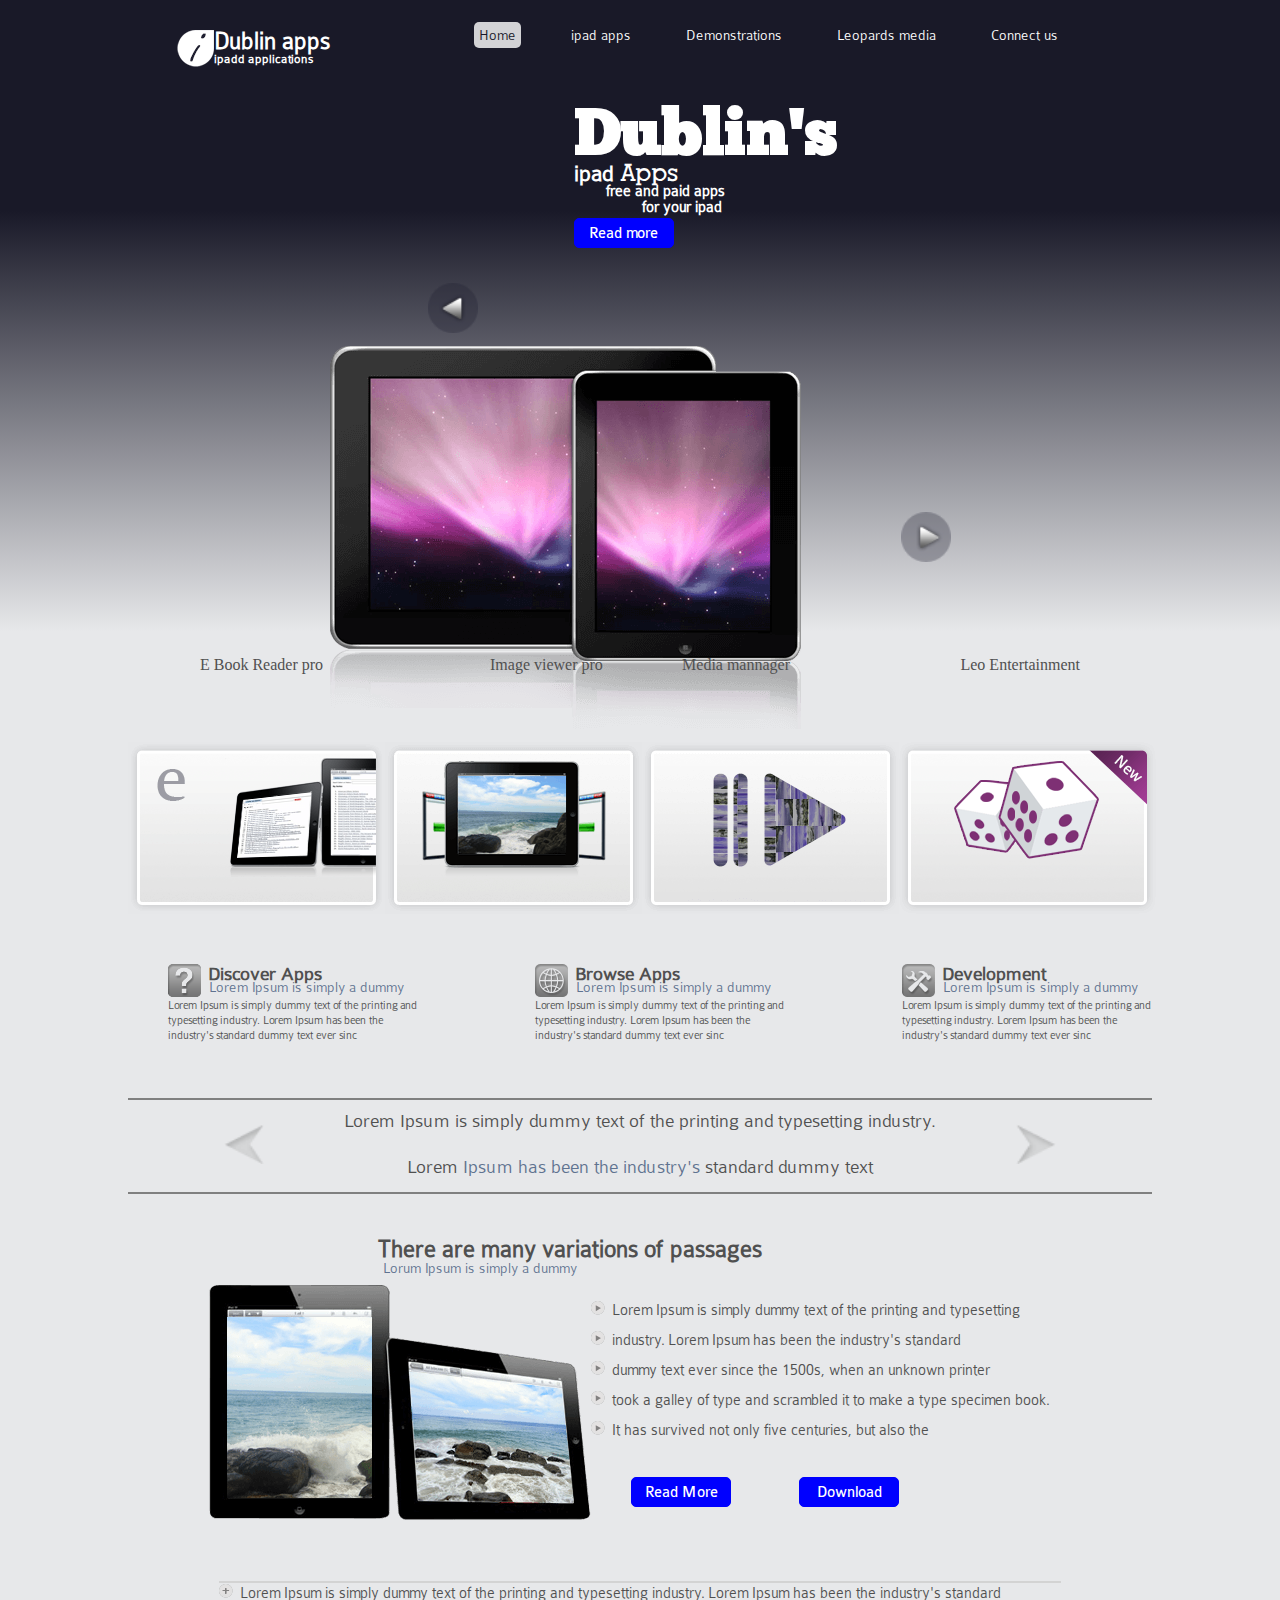
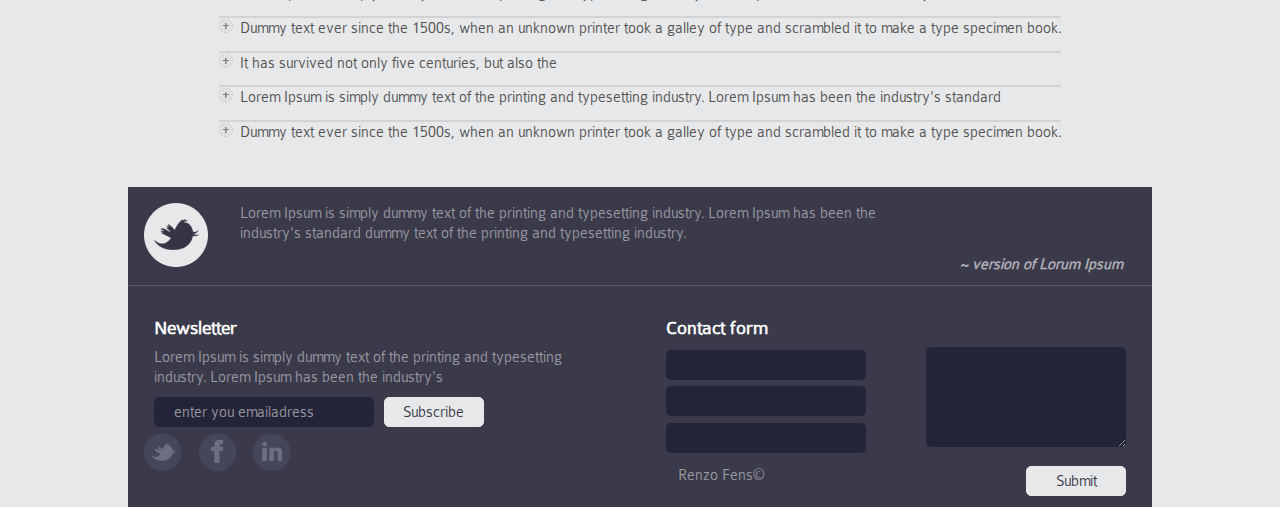
<file: index.html>
<!doctype html>
<html class="no-js" lang="en">
    <head>
        <meta charset="utf-8">
        <title>Dublin Apps</title>
        <meta name="dublin" content="dublin">
        


        <link rel="stylesheet" href="css/normalize.css">
        <link rel="stylesheet" href="css/main.css">
        
    </head>
    <body>
        

        <div class="container">
            <header>
            <div class="logo">
                <img src="img/logo.png" alt="">
                <h1>Dublin apps</h1>
                <h2>ipadd applications</h2>
            </div>
                <div class="list-group">
                    <a href="index.html" class="list-group-item-active"> Home</a>
                    <a href="products.html" class="list-group-item">ipad apps</a>
                    <a href="404.html" class="list-group-item">Demonstrations</a>
                    <a href="404.html" class="list-group-item">Leopards media</a>
                    <a href="404.html" class="list-group-item">Connect us</a>
                </div>
            </header>
            <div class="slider">
                <img id="arrow-left" src="img/arrow2.png" alt="">
                <div class="padding">
                    
                            <h1 id="dublin">Dublin's</h1>
                            <h2>ipad <b>Apps</b></h2>
                            <h3>free and paid apps</h3>
                            <h3 id="for">for your ipad</h3>
                            <form action="404.html">
                                <input type="submit" value="Read more">
                            </form>
                        </div>
                        <div>
                            <img id="ipad" src="img/iPad.png" alt="">
                            <img id="arrow" src="img/arrow.png" alt="">
                        </div>
                    
                
            </div>

            <div class="boxes">
                <img src="img/box1.png" alt="">
                <p id="text">E Book Reader pro</p>
                <img src="img/box2.png" alt="">
                <p id="text2">Image viewer pro</p>
                <img src="img/box3.png" alt="">
                <p id="text3">Media mannager</p>
                <img src="img/box4.png" alt="">
                <p id="text4">Leo Entertainment</p>
            </div>

            <div class="category">
                <div class="discover"> 
                    <img src="img/discover_icon.png" alt="">
                    <h1>Discover Apps</h1>
                    <sub>Lorem Ipsum is simply a dummy</sub>
                    <p>Lorem Ipsum is simply dummy text of the printing and typesetting industry. Lorem Ipsum has been the industry's standard dummy text ever sinc</p>
                </div>
                <div class="browse">
                    <img src="img/browse_icon.png" alt="">
                    <h1>Browse Apps</h1>
                    <sub>Lorem Ipsum is simply a dummy</sub>
                    <p>Lorem Ipsum is simply dummy text of the printing and typesetting industry. Lorem Ipsum has been the industry's standard dummy text ever sinc</p>
                </div>
                <div class="development">
                    <img src="img/dec_icon.png" alt="">
                    <h1>Development</h1>
                    <sub>Lorem Ipsum is simply a dummy</sub>
                    <p>Lorem Ipsum is simply dummy text of the printing and typesetting industry. Lorem Ipsum has been the industry's standard dummy text ever sinc</p>
                </div>
            </div>

            <div class="news">
            <img src="img/news-arrowleft.png" alt="">
                <div class="text">
                    <p>Lorem Ipsum is simply dummy text of the printing and typesetting industry.</p>
                    <p>Lorem <b>Ipsum has been the industry's</b> standard dummy text</p>
                </div>
            <img src="img/news-arrowright.png" alt="">
            </div>

            <div class="products">
                <h1>There are many variations of passages</h1>
                <sub>Lorum Ipsum is simply a dummy</sub>
                <div class="middle">
                    <img src="img/iPad2.png" alt="">
                    <ul>
                        <li>Lorem Ipsum is simply dummy text of the printing and typesetting</li>
                        <li>industry. Lorem Ipsum has been the industry's standard</li> 
                        <li>dummy text ever since the 1500s, when an unknown printer</li>
                        <li>took a galley of type and scrambled it to make a type specimen book.</li>
                        <li>It has survived not only five centuries, but also the</li>
                    </ul>
                    <form action="404.html">
                        <input type="submit" value="Download" >
                        <input type="submit" value="Read More">
                    </form>
                </div>
            </div>
            <div class="information">
                <ul>
                    <li>Lorem Ipsum is simply dummy text of the printing and typesetting industry. Lorem Ipsum has been the industry's standard</li>
                    <li>Dummy text ever since the 1500s, when an unknown printer took a galley of type and scrambled it to make a type specimen book.</li>
                    <li>It has survived not only five centuries, but also the</li>
                    <li>Lorem Ipsum is simply dummy text of the printing and typesetting industry. Lorem Ipsum has been the industry's standard</li> 
                    <li>Dummy text ever since the 1500s, when an unknown printer took a galley of type and scrambled it to make a type specimen book.</li>
                </ul>
            </div>

            <footer>
               
                <div class="twitter">
                    <img src="img/TwitterLogo.png" alt="">
                    <p>Lorem Ipsum is simply dummy text of the printing and typesetting industry. Lorem Ipsum has been the industry's standard dummy text of the printing and typesetting industry.</p>
                    <b><i>~ version of Lorum Ipsum</i></b>
                </div>
                <div class="footer_bottom">
                    <div class="newsletter">
                        <h1>Newsletter</h1>
                        Lorem Ipsum is simply dummy text of the printing and typesetting industry. Lorem Ipsum has been the industry's
                        <form>
                        <input type="text" value="enter you emailadress">
                        </form>
                        <button>Subscribe</button>
                    </div>
                    <div class="contact">
                        <h1>Contact form</h1>
                        <form>
                            <textarea></textarea>
                            <input type="text" name="fname">
                            <input type="text" name="lname">
                            <input type="text" name="place">
                        </form>
                        <button>Submit</button>
                    </div>
                </div>
                <div class="social">
                    <img src="img/twitterFooter.png" alt="">
                    <img src="img/facebookFooter.png" alt="">
                    <img src="img/intelFooter.png" alt="">
                    <p id="design"> Renzo Fens&copy;</p>
                </div>
            </footer>
        </div>
       
        
    </body>
</html>
</file>
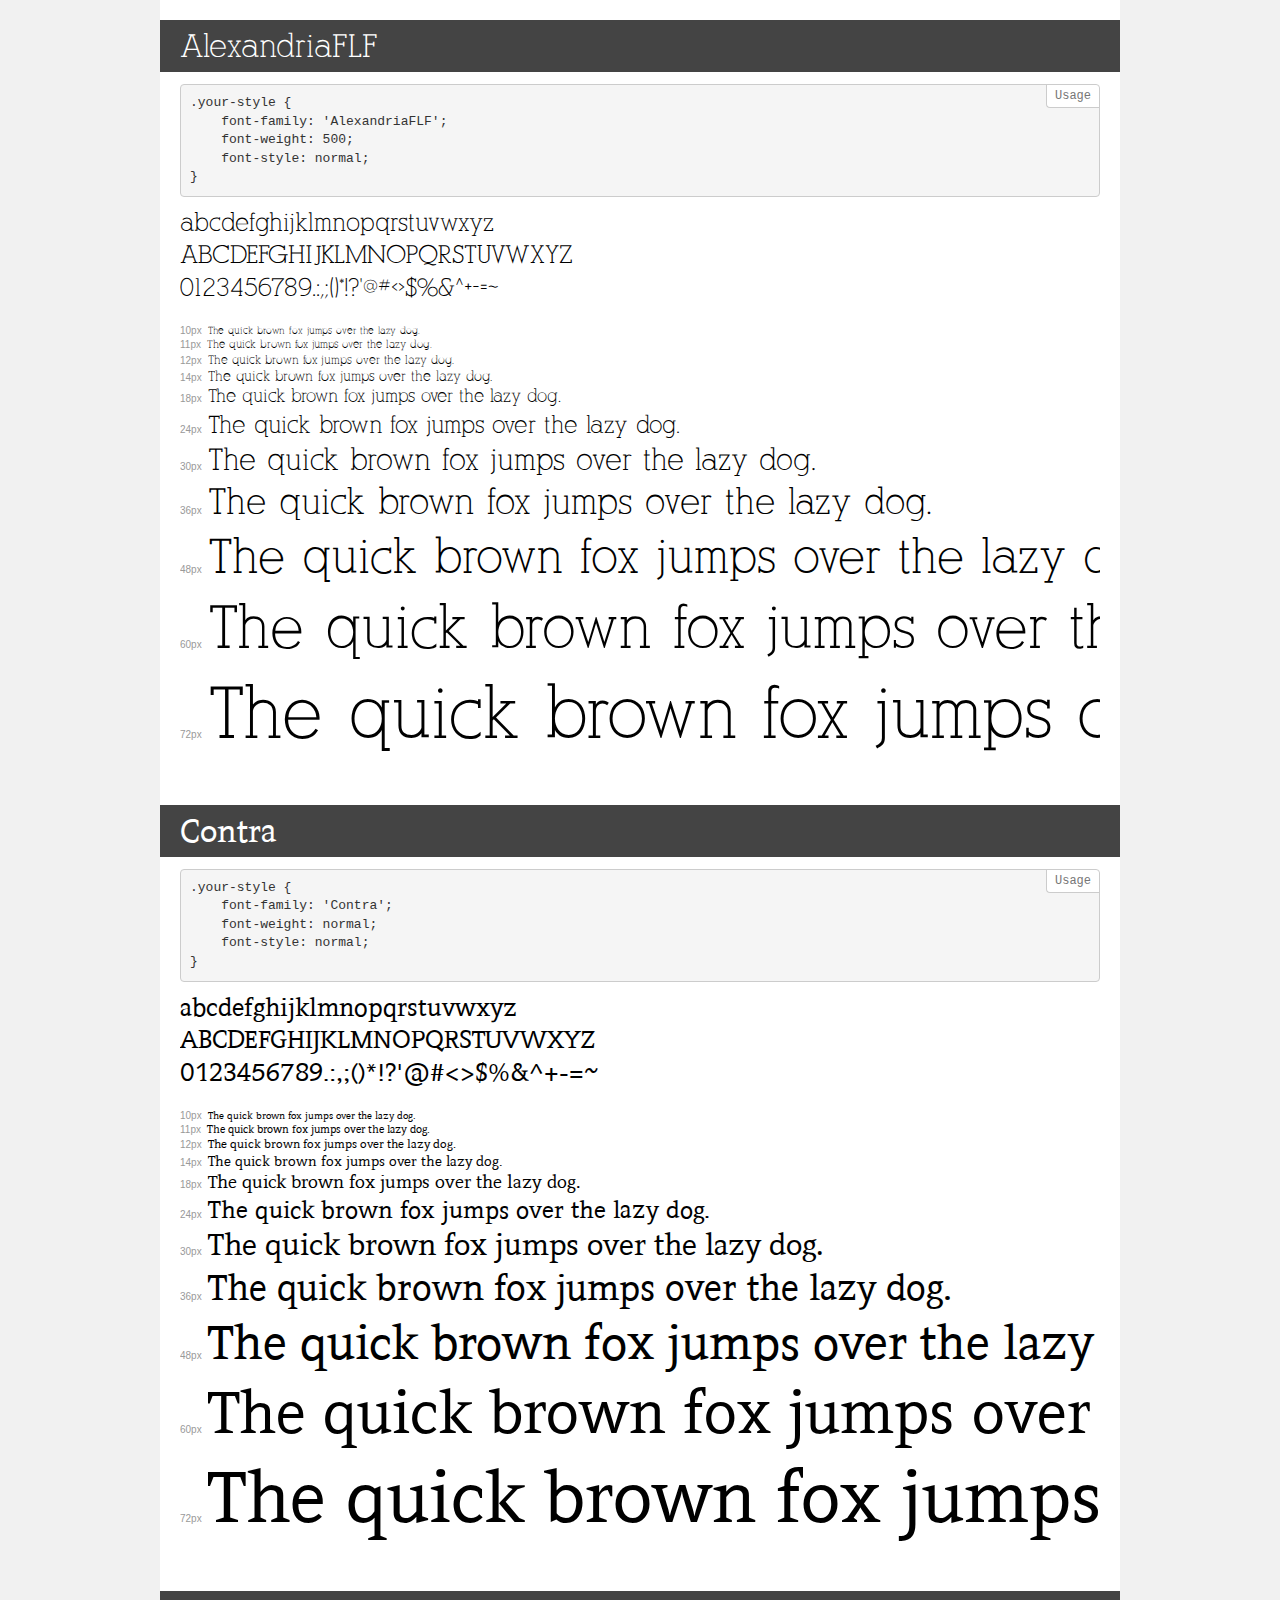
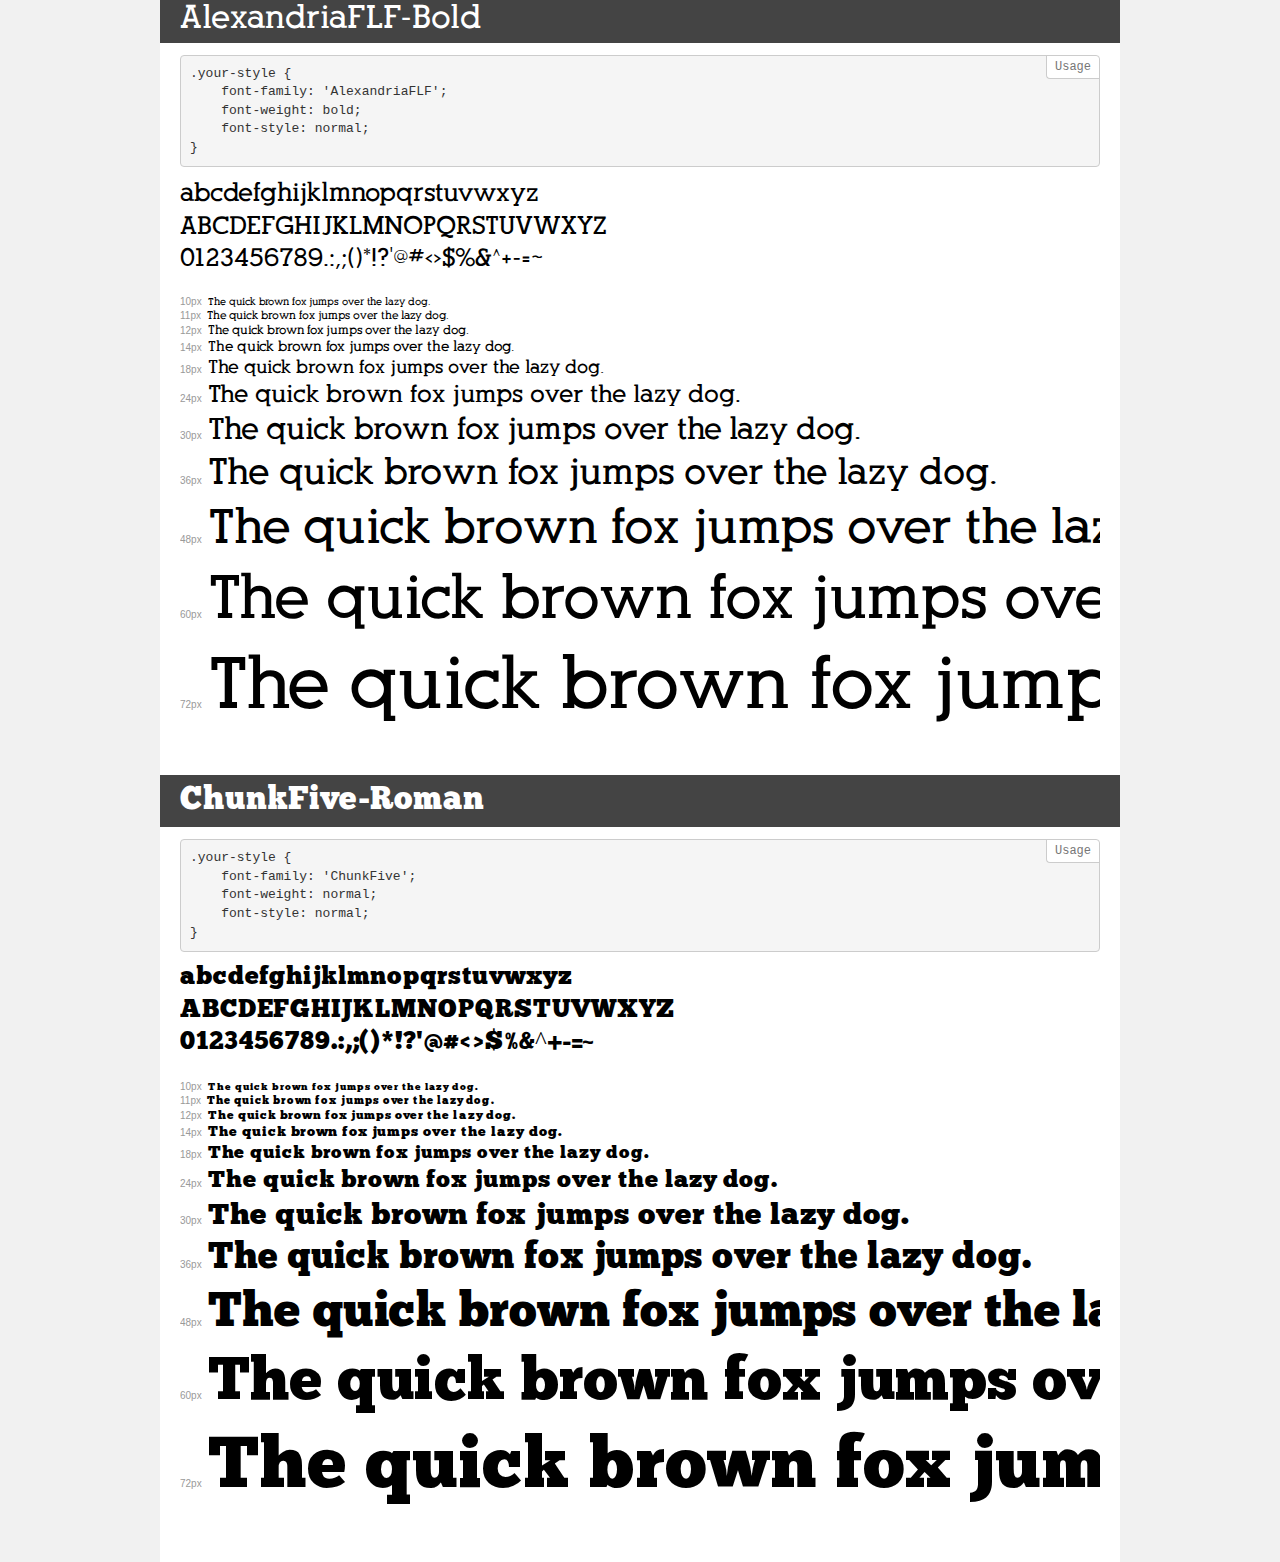
<file: fonts/demo.html>
<!DOCTYPE html>
<html>
<head>
	<meta charset="utf-8">
	<title>Transfonter demo</title>
	<link href="stylesheet.css" rel="stylesheet">
	<style>
		/*
		http://meyerweb.com/eric/tools/css/reset/
		v2.0 | 20110126
		License: none (public domain)
		*/
		html, body, div, span, applet, object, iframe,
		h1, h2, h3, h4, h5, h6, p, blockquote, pre,
		a, abbr, acronym, address, big, cite, code,
		del, dfn, em, img, ins, kbd, q, s, samp,
		small, strike, strong, sub, sup, tt, var,
		b, u, i, center,
		dl, dt, dd, ol, ul, li,
		fieldset, form, label, legend,
		table, caption, tbody, tfoot, thead, tr, th, td,
		article, aside, canvas, details, embed,
		figure, figcaption, footer, header, hgroup,
		menu, nav, output, ruby, section, summary,
		time, mark, audio, video {
			margin: 0;
			padding: 0;
			border: 0;
			font-size: 100%;
			font: inherit;
			vertical-align: baseline;
		}
		/* HTML5 display-role reset for older browsers */
		article, aside, details, figcaption, figure,
		footer, header, hgroup, menu, nav, section {
			display: block;
		}
		body {
			line-height: 1;
		}
		ol, ul {
			list-style: none;
		}
		blockquote, q {
			quotes: none;
		}
		blockquote:before, blockquote:after,
		q:before, q:after {
			content: '';
			content: none;
		}
		table {
			border-collapse: collapse;
			border-spacing: 0;
		}
		/* common styles */
		body {
			background: #f1f1f1;
			color: #000;
		}
		.page {
			background: #fff;
			width: 920px;
			margin: 0 auto;
			padding: 20px 20px 0 20px;
			overflow: hidden;
		}
		.font-container {
			overflow-x: auto;
			overflow-y: hidden;
			margin-bottom: 40px;
			line-height: 1.3;
			white-space: nowrap;
			padding-bottom: 5px;
		}
		h1 {
			position: relative;
			background: #444;
			font-size: 32px;
			color: #fff;
			padding: 10px 20px;
			margin: 0 -20px 12px -20px;
		}
		.letters {
			font-size: 25px;
			margin-bottom: 20px;
		}
		.s10:before {
			content: '10px';
		}
		.s11:before {
			content: '11px';
		}
		.s12:before {
			content: '12px';
		}
		.s14:before {
			content: '14px';
		}
		.s18:before {
			content: '18px';
		}
		.s24:before {
			content: '24px';
		}
		.s30:before {
			content: '30px';
		}
		.s36:before {
			content: '36px';
		}
		.s48:before {
			content: '48px';
		}
		.s60:before {
			content: '60px';
		}
		.s72:before {
			content: '72px';
		}
		.s10:before, .s11:before, .s12:before, .s14:before,
		.s18:before, .s24:before, .s30:before, .s36:before,
		.s48:before, .s60:before, .s72:before {
			font-family: Arial, sans-serif;
			font-size: 10px;
			font-weight: normal;
			font-style: normal;
			color: #999;
			padding-right: 6px;
		}
		pre {
			display: block;
			position: relative;
			padding: 9px;
			margin: 0 0 10px;
			font-family: Monaco, Menlo, Consolas, "Courier New", monospace;
			font-size: 13px;
			line-height: 1.428571429;
			color: #333;
			font-weight: normal !important;
			font-style: normal !important;
			background-color: #f5f5f5;
			border: 1px solid #ccc;
			overflow-x: auto;
			border-radius: 4px;
		}
		pre:after {
			display: block;
			position: absolute;
			right: 0;
			top: 0;
			content: 'Usage';
			line-height: 1;
			padding: 5px 8px;
			font-size: 12px;
			color: #767676;
			background-color: #fff;
			border: 1px solid #ccc;
			border-right: none;
			border-top: none;
			border-radius: 0 4px 0 4px;
			z-index: 10;
		}
		/* responsive */
		@media (max-width: 959px) {
			.page {
				width: auto;
				margin: 0;
			}
		}
		/* fonts demo styles */
		.demo-0 {
			font-family: 'AlexandriaFLF';
			font-weight: 500;
			font-style: normal;
		}
		.demo-1 {
			font-family: 'Contra';
			font-weight: normal;
			font-style: normal;
		}
		.demo-2 {
			font-family: 'AlexandriaFLF';
			font-weight: bold;
			font-style: normal;
		}
		.demo-3 {
			font-family: 'ChunkFive';
			font-weight: normal;
			font-style: normal;
		}
	</style>
</head>
<body>
<div class="page">
	<div class="demo-0">
		<h1>AlexandriaFLF</h1>
		<pre>.your-style {
    font-family: 'AlexandriaFLF';
    font-weight: 500;
    font-style: normal;
}</pre>
		<div class="font-container">
			<p class="letters">
				abcdefghijklmnopqrstuvwxyz <br />
				ABCDEFGHIJKLMNOPQRSTUVWXYZ <br />				0123456789.:,;()*!?'@#<>$%&^+-=~
			</p>
			<p class="s10" style="font-size: 10px;">The quick brown fox jumps over the lazy dog.</p>
			<p class="s11" style="font-size: 11px;">The quick brown fox jumps over the lazy dog.</p>
			<p class="s12" style="font-size: 12px;">The quick brown fox jumps over the lazy dog.</p>
			<p class="s14" style="font-size: 14px;">The quick brown fox jumps over the lazy dog.</p>
			<p class="s18" style="font-size: 18px;">The quick brown fox jumps over the lazy dog.</p>
			<p class="s24" style="font-size: 24px;">The quick brown fox jumps over the lazy dog.</p>
			<p class="s30" style="font-size: 30px;">The quick brown fox jumps over the lazy dog.</p>
			<p class="s36" style="font-size: 36px;">The quick brown fox jumps over the lazy dog.</p>
			<p class="s48" style="font-size: 48px;">The quick brown fox jumps over the lazy dog.</p>
			<p class="s60" style="font-size: 60px;">The quick brown fox jumps over the lazy dog.</p>
			<p class="s72" style="font-size: 72px;">The quick brown fox jumps over the lazy dog.</p>
		</div>
	</div>
	<div class="demo-1">
		<h1>Contra</h1>
		<pre>.your-style {
    font-family: 'Contra';
    font-weight: normal;
    font-style: normal;
}</pre>
		<div class="font-container">
			<p class="letters">
				abcdefghijklmnopqrstuvwxyz <br />
				ABCDEFGHIJKLMNOPQRSTUVWXYZ <br />				0123456789.:,;()*!?'@#<>$%&^+-=~
			</p>
			<p class="s10" style="font-size: 10px;">The quick brown fox jumps over the lazy dog.</p>
			<p class="s11" style="font-size: 11px;">The quick brown fox jumps over the lazy dog.</p>
			<p class="s12" style="font-size: 12px;">The quick brown fox jumps over the lazy dog.</p>
			<p class="s14" style="font-size: 14px;">The quick brown fox jumps over the lazy dog.</p>
			<p class="s18" style="font-size: 18px;">The quick brown fox jumps over the lazy dog.</p>
			<p class="s24" style="font-size: 24px;">The quick brown fox jumps over the lazy dog.</p>
			<p class="s30" style="font-size: 30px;">The quick brown fox jumps over the lazy dog.</p>
			<p class="s36" style="font-size: 36px;">The quick brown fox jumps over the lazy dog.</p>
			<p class="s48" style="font-size: 48px;">The quick brown fox jumps over the lazy dog.</p>
			<p class="s60" style="font-size: 60px;">The quick brown fox jumps over the lazy dog.</p>
			<p class="s72" style="font-size: 72px;">The quick brown fox jumps over the lazy dog.</p>
		</div>
	</div>
	<div class="demo-2">
		<h1>AlexandriaFLF-Bold</h1>
		<pre>.your-style {
    font-family: 'AlexandriaFLF';
    font-weight: bold;
    font-style: normal;
}</pre>
		<div class="font-container">
			<p class="letters">
				abcdefghijklmnopqrstuvwxyz <br />
				ABCDEFGHIJKLMNOPQRSTUVWXYZ <br />				0123456789.:,;()*!?'@#<>$%&^+-=~
			</p>
			<p class="s10" style="font-size: 10px;">The quick brown fox jumps over the lazy dog.</p>
			<p class="s11" style="font-size: 11px;">The quick brown fox jumps over the lazy dog.</p>
			<p class="s12" style="font-size: 12px;">The quick brown fox jumps over the lazy dog.</p>
			<p class="s14" style="font-size: 14px;">The quick brown fox jumps over the lazy dog.</p>
			<p class="s18" style="font-size: 18px;">The quick brown fox jumps over the lazy dog.</p>
			<p class="s24" style="font-size: 24px;">The quick brown fox jumps over the lazy dog.</p>
			<p class="s30" style="font-size: 30px;">The quick brown fox jumps over the lazy dog.</p>
			<p class="s36" style="font-size: 36px;">The quick brown fox jumps over the lazy dog.</p>
			<p class="s48" style="font-size: 48px;">The quick brown fox jumps over the lazy dog.</p>
			<p class="s60" style="font-size: 60px;">The quick brown fox jumps over the lazy dog.</p>
			<p class="s72" style="font-size: 72px;">The quick brown fox jumps over the lazy dog.</p>
		</div>
	</div>
	<div class="demo-3">
		<h1>ChunkFive-Roman</h1>
		<pre>.your-style {
    font-family: 'ChunkFive';
    font-weight: normal;
    font-style: normal;
}</pre>
		<div class="font-container">
			<p class="letters">
				abcdefghijklmnopqrstuvwxyz <br />
				ABCDEFGHIJKLMNOPQRSTUVWXYZ <br />				0123456789.:,;()*!?'@#<>$%&^+-=~
			</p>
			<p class="s10" style="font-size: 10px;">The quick brown fox jumps over the lazy dog.</p>
			<p class="s11" style="font-size: 11px;">The quick brown fox jumps over the lazy dog.</p>
			<p class="s12" style="font-size: 12px;">The quick brown fox jumps over the lazy dog.</p>
			<p class="s14" style="font-size: 14px;">The quick brown fox jumps over the lazy dog.</p>
			<p class="s18" style="font-size: 18px;">The quick brown fox jumps over the lazy dog.</p>
			<p class="s24" style="font-size: 24px;">The quick brown fox jumps over the lazy dog.</p>
			<p class="s30" style="font-size: 30px;">The quick brown fox jumps over the lazy dog.</p>
			<p class="s36" style="font-size: 36px;">The quick brown fox jumps over the lazy dog.</p>
			<p class="s48" style="font-size: 48px;">The quick brown fox jumps over the lazy dog.</p>
			<p class="s60" style="font-size: 60px;">The quick brown fox jumps over the lazy dog.</p>
			<p class="s72" style="font-size: 72px;">The quick brown fox jumps over the lazy dog.</p>
		</div>
	</div>
</div>
</body>
</html>
</file>
<file: css/main.css>
/*! HTML5 Boilerplate v5.3.0 | MIT License | https://html5boilerplate.com/ */

/*
 * What follows is the result of much research on cross-browser styling.
 * Credit left inline and big thanks to Nicolas Gallagher, Jonathan Neal,
 * Kroc Camen, and the H5BP dev community and team.
 */

/* ==========================================================================
   Base styles: opinionated defaults
   ========================================================================== */

html {
    color: #222;
    font-size: 1em;
    line-height: 1.4;
}

/*
 * Remove text-shadow in selection highlight:
 * https://twitter.com/miketaylr/status/12228805301
 *
 * These selection rule sets have to be separate.
 * Customize the background color to match your design.
 */

::-moz-selection {
    background: #b3d4fc;
    text-shadow: none;
}

::selection {
    background: #b3d4fc;
    text-shadow: none;
}

/*
 * A better looking default horizontal rule
 */

hr {
    display: block;
    height: 1px;
    border: 0;
    border-top: 1px solid #ccc;
    margin: 1em 0;
    padding: 0;
}

/*
 * Remove the gap between audio, canvas, iframes,
 * images, videos and the bottom of their containers:
 * https://github.com/h5bp/html5-boilerplate/issues/440
 */

audio,
canvas,
iframe,
img,
svg,
video {
    vertical-align: middle;
}

/*
 * Remove default fieldset styles.
 */

fieldset {
    border: 0;
    margin: 0;
    padding: 0;
}

/*
 * Allow only vertical resizing of textareas.
 */

textarea {
    resize: vertical;
}


}
/* ==========================================================================
   Browser Upgrade Prompt
   ========================================================================== */

.browserupgrade {
    margin: 0.2em 0;
    background: #ccc;
    color: #000;
    padding: 0.2em 0;
}

/* ==========================================================================
   Author's custom styles
========================================================================== */
 *{
    padding: 0;
    margin: 0;
    line-height: 10px;
    font-family: Colaborate light
 }
 @font-face {
    font-family: 'Colaborate light';
    src: url('../fonts/Colaborate-Light.eot');
    src: url('../fonts/Colaborate-Light.eot?#iefix') format('embedded-opentype'),
         url('../fonts/Colaborate-Light.woff') format('woff'),
         url('../fonts/Colaborate-Light.ttf') format('truetype'),
         url('../fonts/Colaborate-Light.svg#Bariol') format('svg');
    font-style: normal;
    font-weight: normal;
}
 @font-face {
    font-family: 'Colaborate';
    src: url('../fonts/Colaborate-Regular.eot');
    src: url('../fonts/Colaborate-Regular.eot?#iefix') format('embedded-opentype'),
         url('../fonts/Colaborate-Regular.woff') format('woff'),
         url('../fonts/Colaborate-Regular.ttf') format('truetype'),
         url('../fonts/Colaborate-Regular.svg#Bariol') format('svg');
    font-style: normal;
    font-weight: normal;
}
 @font-face {
    font-family: 'Contra';
    src: url('../fonts/Contra.eot');
    src: url('../fonts/Contra.eot?#iefix') format('embedded-opentype'),
         url('../fonts/Contra.woff') format('woff'),
         url('../fonts/Contra.ttf') format('truetype'),
         url('../fonts/Contra.svg#Bariol') format('svg');
    font-style: normal;
    font-weight: normal;
}
@font-face {
    font-family: 'ChunkFive';
    src: url('../fonts/ChunkFive-Roman.eot');
    src: url('../fonts/ChunkFive-Roman.eot?#iefix') format('embedded-opentype'),
         url('../fonts/ChunkFive-Roman.woff') format('woff'),
         url('../fonts/ChunkFive-Roman.ttf') format('truetype'),
         url('../fonts/ChunkFive-Roman.svg#ChunkFive') format('svg');
    font-style: normal;
    font-weight: normal;
}
@font-face {
    font-family: 'AlexandriaFLF';
    src: url('../fonts/AlexandriaFLF.eot');
    src: url('../fonts/AlexandriaFLF.eot?#iefix') format('embedded-opentype'),
         url('../fonts/AlexandriaFLF.woff') format('woff'),
         url('../fonts/AlexandriaFLF.ttf') format('truetype'),
         url('../fonts/AlexandriaFLF.svg#ChunkFive') format('svg');
    font-style: normal;
    font-weight: normal;
}
@font-face {
    font-family: 'AlexandriaFLF-Bold';
    src: url('../fonts/AlexandriaFLF-Bold.eot');
    src: url('../fonts/AlexandriaFLF-Bold.eot?#iefix') format('embedded-opentype'),
         url('../fonts/AlexandriaFLF-Bold.woff') format('woff'),
         url('../fonts/AlexandriaFLF-Bold.ttf') format('truetype'),
         url('../fonts/AlexandriaFLF-Bold.svg#ChunkFive') format('svg');
    font-style: normal;
    font-weight: bolder;
}
.logo{
    width: 200px;
}
.logo img{
    float: left;
}
.logo h1{
    margin: 6px 0 8px 0;
    font-size: 25px;
}
.logo h2{
    font-size: 13px;
}
#dublin{
    font-size: 64px;
    margin: 0.4em 0;
    font-family: ChunkFive;
}
#ipad{
    font-size: 32px;
    margin: 0.4em 0;
    font-family: AlexandriaFLF;
}
.slider b{
    font-family: AlexandriaFLF-Bold;
}
h3{
    font-size: 16px;
    padding-left: 2em;
    margin: 0.4em 0;
}
#for{
    padding-left: 4.25em;
}
html{
   background: linear-gradient(#191928 10%, #E7E8EA 30%);
}
body{
    height: 100%;
    background-repeat: no-repeat;
    background-attachment: fixed;
    font-family: Colaborate light;
    color: #505050;
 }
.container {
    width: 80%;
    height: 100%;
    margin: 0 auto;
}   
.padding{
    padding-right: 1em;
}
header{
    display: flex;
    justify-content: space-around;
    flex-wrap: wrap;
    padding-top: 30px;
    color: #FFFFFF;
}
.list-group-item{
    font-size: 15px;
    margin-right: 41px;
    padding: 5px;
    color: #FFFFFF;
    font-family: Colaborate light;
    text-decoration: none;
}
.list-group-item-active{
    font-size: 15px;
    margin-right: 41px;
    padding: 5px;
    color: #161628;
    background: #D2D2D5;
    font-family: Colaborate light;
    text-decoration: none;
    border-radius: 5px;
}
#arrow{
    width: 50px;
    height: 50px;
    margin: 0 0 0 6em;
}
#arrow-left{
    margin: 11em 6em 0 0;
    width: 50px;
    height: 50px;
}
.slider{
    color: #FFFFFF;
    padding-top: 40px;
    display: flex;
    justify-content: center;
    flex-wrap: wrap;
}
input[type=submit]{
    width: 100px;
    height: 30px;
    display: inline-block;
    background: blue;
    border: 1px solid blue;
    border-radius: 5px;
    color: #FFFFFF;
    font-family: Colaborate;
}
.boxes{
    display: flex;
    justify-content: space-between;
}
.boxes #text{
    position: absolute;
    left: 200px;
    top: 660px;
    font-family: Calibri;
}
.boxes #text2{
    position: absolute;
    left: 490px;
    top: 660px;
    font-family: Calibri;
}
.boxes #text3{
    position: absolute;
    right: 490px;
    top: 660px;
    font-family: Calibri;
}
.boxes #text4{
    position: absolute;
    right: 200px;
    top: 660px;
    font-family: Calibri;
}
.category{
    display: flex;
    justify-content: space-between; 
    flex-wrap: wrap;
    margin: 50px 0 55px 40px;
    font-family: Colaborate;
}
.category img{
    float: left;
}
.category h1{
    padding-left: 2em;
    margin: 5px 0 0 0;
    font-size: 20px;
}
.category sub{
    padding-left: 0.5em;
}
sub{
    font-size: 15px;
    color: #5F7390;
}
.category p{
    margin-top: 0.8em;
    font-size: 12px;
    line-height: 15px;
}
.discover{
    width: 250px;
}
.browse{
    width: 250px;
}
.development{
    width: 250px;
}
.news{ 
    display: flex;
    flex-direction: row;
    justify-content: center;
    font-size: 20px;
    border-top: 2px solid grey;
    border-bottom: 2px solid grey;
}
.news p{
    margin: 1em;
    line-height: 2px;
    text-align: center;
}
.news b{
    font-weight: normal;
    color: #5F7390;
}
.news img{
    width: 40px;
    height: 40px;
    margin: 1.2em 3em 0 3em;
}
.news .text{
    display: flex;
    flex-direction: column;
}
.products{
    margin-bottom: 3em;
}
.products h1{
    margin: 2em 0 0.2em 10em;
    font-size: 25px;
}
.products sub{
    margin-left: 17em;
}
.products .middle{
    margin-top: 1em;
    display: flex;
    justify-content: center;
}
.products input[type=submit]{
    color: #FFFFFF;
    margin: 12em 0 0 -17em;
}
.products li{
    list-style: circle inside url("../img/bullet.png");
    margin-top: 1em;
    width: 30em;
}
.information{
    margin-bottom: 2em;
    display: flex;
    justify-content: center;
}
.information li{
    margin: 0.8em 0;
    border-top: solid 2px lightgrey;
    list-style: circle inside url("../img/plus.png");
    line-height: 20px;
}
footer{
    height: 320px;
    background: #3A3A4B;
    color: #9A9AA1;
}
footer h1{
    color: #FFFFFF;
    font-size: 20px;
}
.twitter{
    border-bottom: 1px solid #58586C;
    padding-bottom: 1em;
}
.twitter img{
    float: left;
    margin: 1em 2em 0 1em;
}
.twitter p{
    line-height: 20px;
    padding: 1em 15em 1em 3em;
}
.twitter b{
    margin: 1em 0 1em 45em;
    color: #ADADB3;
    font-family: Contra;
}
.footer_bottom{
    display: flex;
    justify-content: space-around;
    width: 0 auto;
    height: 200px;  
}
.newsletter{
    width: 45%;
    margin: 1.5em;
    line-height: 20px;
}
footer img{
    float: left;
    margin-top: -2.3em;
    margin-left: 1em;
}
.newsletter input{
    background: #242439;
    margin: 10px 0 0 0;
    float: left;
    border: 0 solid black;
    padding-left: 20px;
    width: 200px;
    height: 30px;
    border-radius: 5px;
}
.newsletter button{
    margin: 10px 0 0 10px;
    background: #E7E8EA;
    border: 1px solid #E7E8EA;
    border-radius: 5px;
    width: 100px;
    height: 30px;
    color: #363648;
}
.contact{
    width: 45%;
    margin: 1.5em;
}
.contact input{
    margin: 0.2em 0;
    background: #242439;
    border: 0 solid black;
    width: 200px;
    height: 30px;
    border-radius: 5px;
}
textarea{
    float: right;
    background: #242439;
    border: 0 solid black;
    width: 200px;
    height: 100px;
    border-radius: 5px;
}
.contact button{
    float: right;
    margin: 10px 0 0 10px;
    background: #E7E8EA;
    border: 1px solid #E7E8EA;
    border-radius: 5px;
    width: 100px;
    height: 30px;
    color: #363648;
}
.social p{
    display: flex;
    justify-content: center;
    margin: -1em 0 0 -2em;
}
/*css for the productpage*/
.product-menu{
    display: flex;
    background: #D7D8DA;
    border: 1px solid #D7D8DA;
    border-radius: 5px 5px 0 0 ;
    flex-flow: row;
    height: 5em;
    font-family: Colaborate;
}
#productarrow{
    margin-top: 7em;
    width: 50px;
    height: 50px;
}
#productarrow-left{
    margin-top: 7em;
    width: 50px;
    height: 50px;
}
.product-menu h1{
    font-size: 24px;
    color: #505050;
}
.product-menu sub{
    margin: 0;
}
.productlogo{
    flex-flow: column;
    margin: 1em;    
}
.product-menu input[type=text] {
    margin: 1.5em 0 0 35em;
    width: 130px;
    height: 1px;
    border: 2px solid #ccc;
    border-radius: 30px;
    font-size: 16px;
    background-color: white;
    background-image: url("../img/searchicon.png");
    background-position: 2px 2px; 
    background-repeat: no-repeat;
    padding: 12px 20px 12px 40px;
    transition: width 0.4s ease-in-out;
}
.product-products{
    display: flex;
    background: #E7E8EA;
    padding-top: 2em;
    justify-content: space-around;
}
.product-product{
    display: flex;
    flex-direction: column;
    font-family: Colaborate;
}
.product-product h1{
    font-size: 20px;
    align-content: center;
}
.product-product sub{
    margin-bottom: 1.5em;
}
.product-items{
    background: #E7E8EA;
    font-family: Colaborate;
}
.product-items ul {
    list-style-type: none;
    padding-top: 4.375em;
    margin-left: 3em;
    overflow: hidden;
    width: 85%;
    border-bottom: 1px solid #BFC0C5;
}

.product-items li {
    float: left;
    margin-left: 1em;
    background: #CBCCCD;
    border-radius: 5px 5px 0 0;
}

.product-items li a {
    display: block;
    color: white;
    text-align: center;
    padding: 14px 16px;
    text-decoration: none;
}

.product-items .active {
    background-color: #3F3F52;
    border-radius: 5px 5px 0 0;
}
.product-itemlist{
    display: flex;
    flex-direction: column;
    margin-bottom: 2em;
}
.product-itemlist img{
    padding-top: 2em;
}
.product-itemlist input[type=submit]{
    width: 100px;
    height: 30px;
    display: inline-block;
    background: #3C3C4E;
    border: 1px solid #3C3C4E;
    border-radius: 5px;
    color: #FFFFFF;
}
.product-itemlist .item{
    display: flex;
    flex-direction: row;
}
.product-itemlist sub{
    margin: 0.4em 0 2.4em 0;
}
.product-itemlist .description{
    display: flex;
    flex-direction: column;
    margin: 2em 0 0 0;
}
.product-itemlist .top-items{
    display: flex;
    flex-direction: row;
    justify-content: space-around;
    margin-bottom: 2em;
}
.product-itemlist .middle-items{
    display: flex;
    flex-direction: row;
    justify-content: space-around;
    margin-bottom: 2em;
}
.product-itemlist .bottom-items{
    display: flex;
    flex-direction: row;
    justify-content: space-around;
    margin-bottom: 2em;
}
/* ==========================================================================
   Helper classes
   ========================================================================== */

/*
 * Hide visually and from screen readers
 */

.hidden {
    display: none !important;
}

/*
 * Hide only visually, but have it available for screen readers:
 * http://snook.ca/archives/html_and_css/hiding-content-for-accessibility
 */

.visuallyhidden {
    border: 0;
    clip: rect(0 0 0 0);
    height: 1px;
    margin: -1px;
    overflow: hidden;
    padding: 0;
    position: absolute;
    width: 1px;
}

/*
 * Extends the .visuallyhidden class to allow the element
 * to be focusable when navigated to via the keyboard:
 * https://www.drupal.org/node/897638
 */

.visuallyhidden.focusable:active,
.visuallyhidden.focusable:focus {
    clip: auto;
    height: auto;
    margin: 0;
    overflow: visible;
    position: static;
    width: auto;
}

/*
 * Hide visually and from screen readers, but maintain layout
 */

.invisible {
    visibility: hidden;
}

/*
 * Clearfix: contain floats
 *
 * For modern browsers
 * 1. The space content is one way to avoid an Opera bug when the
 *    `contenteditable` attribute is included anywhere else in the document.
 *    Otherwise it causes space to appear at the top and bottom of elements
 *    that receive the `clearfix` class.
 * 2. The use of `table` rather than `block` is only necessary if using
 *    `:before` to contain the top-margins of child elements.
 */

.clearfix:before,
.clearfix:after {
    content: " "; /* 1 */
    display: table; /* 2 */
}

.clearfix:after {
    clear: both;
}

/* ==========================================================================
   EXAMPLE Media Queries for Responsive Design.
   These examples override the primary ('mobile first') styles.
   Modify as content requires.
   ========================================================================== */

@media only screen and (min-width: 35em) {
    /* Style adjustments for viewports that meet the condition */
}

@media print,
       (-webkit-min-device-pixel-ratio: 1.25),
       (min-resolution: 1.25dppx),
       (min-resolution: 120dpi) {
    /* Style adjustments for high resolution devices */
}

/* ==========================================================================
   Print styles.
   Inlined to avoid the additional HTTP request:
   http://www.phpied.com/delay-loading-your-print-css/
   ========================================================================== */

@media print {
    *,
    *:before,
    *:after,
    *:first-letter,
    *:first-line {
        background: transparent !important;
        `: #000 !important; /* Black prints faster:
                                   http://www.sanbeiji.com/archives/953 */
        box-shadow: none !important;
        text-shadow: none !important;
    }

    a,
    a:visited {
        text-decoration: underline;
    }

    a[href]:after {
        content: " (" attr(href) ")";
    }

    abbr[title]:after {
        content: " (" attr(title) ")";
    }

    /*
     * Don't show links that are fragment identifiers,
     * or use the `javascript:` pseudo protocol
     */

    a[href^="#"]:after,
    a[href^="javascript:"]:after {
        content: "";
    }

    pre,
    blockquote {
        border: 1px solid #999;
        page-break-inside: avoid;
    }

    /*
     * Printing Tables:
     * http://css-discuss.incutio.com/wiki/Printing_Tables
     */

    thead {
        display: table-header-group;
    }

    tr,
    img {
        page-break-inside: avoid;
    }

    img {
        max-width: 100% !important;
    }

    p,
    h2,
    h3 {
        orphans: 3;
        widows: 3;
    }

    h2,
    h3 {
        page-break-after: avoid;
    }
}
</file>
<file: fonts/stylesheet.css>
/* This stylesheet generated by Transfonter (http://transfonter.org) on December 20, 2016 1:02 PM */

@font-face {
	font-family: 'AlexandriaFLF';
	src: url('AlexandriaFLF.eot');
	src: url('AlexandriaFLF.eot?#iefix') format('embedded-opentype'),
		url('AlexandriaFLF.woff') format('woff'),
		url('AlexandriaFLF.ttf') format('truetype');
	font-weight: 500;
	font-style: normal;
}

@font-face {
	font-family: 'Contra';
	src: url('Contra.eot');
	src: url('Contra.eot?#iefix') format('embedded-opentype'),
		url('Contra.woff') format('woff'),
		url('Contra.ttf') format('truetype');
	font-weight: normal;
	font-style: normal;
}

@font-face {
	font-family: 'AlexandriaFLF';
	src: url('AlexandriaFLF-Bold.eot');
	src: url('AlexandriaFLF-Bold.eot?#iefix') format('embedded-opentype'),
		url('AlexandriaFLF-Bold.woff') format('woff'),
		url('AlexandriaFLF-Bold.ttf') format('truetype');
	font-weight: bold;
	font-style: normal;
}

@font-face {
	font-family: 'ChunkFive';
	src: url('ChunkFive-Roman.eot');
	src: url('ChunkFive-Roman.eot?#iefix') format('embedded-opentype'),
		url('ChunkFive-Roman.woff') format('woff'),
		url('ChunkFive-Roman.ttf') format('truetype');
	font-weight: normal;
	font-style: normal;
}
</file>
